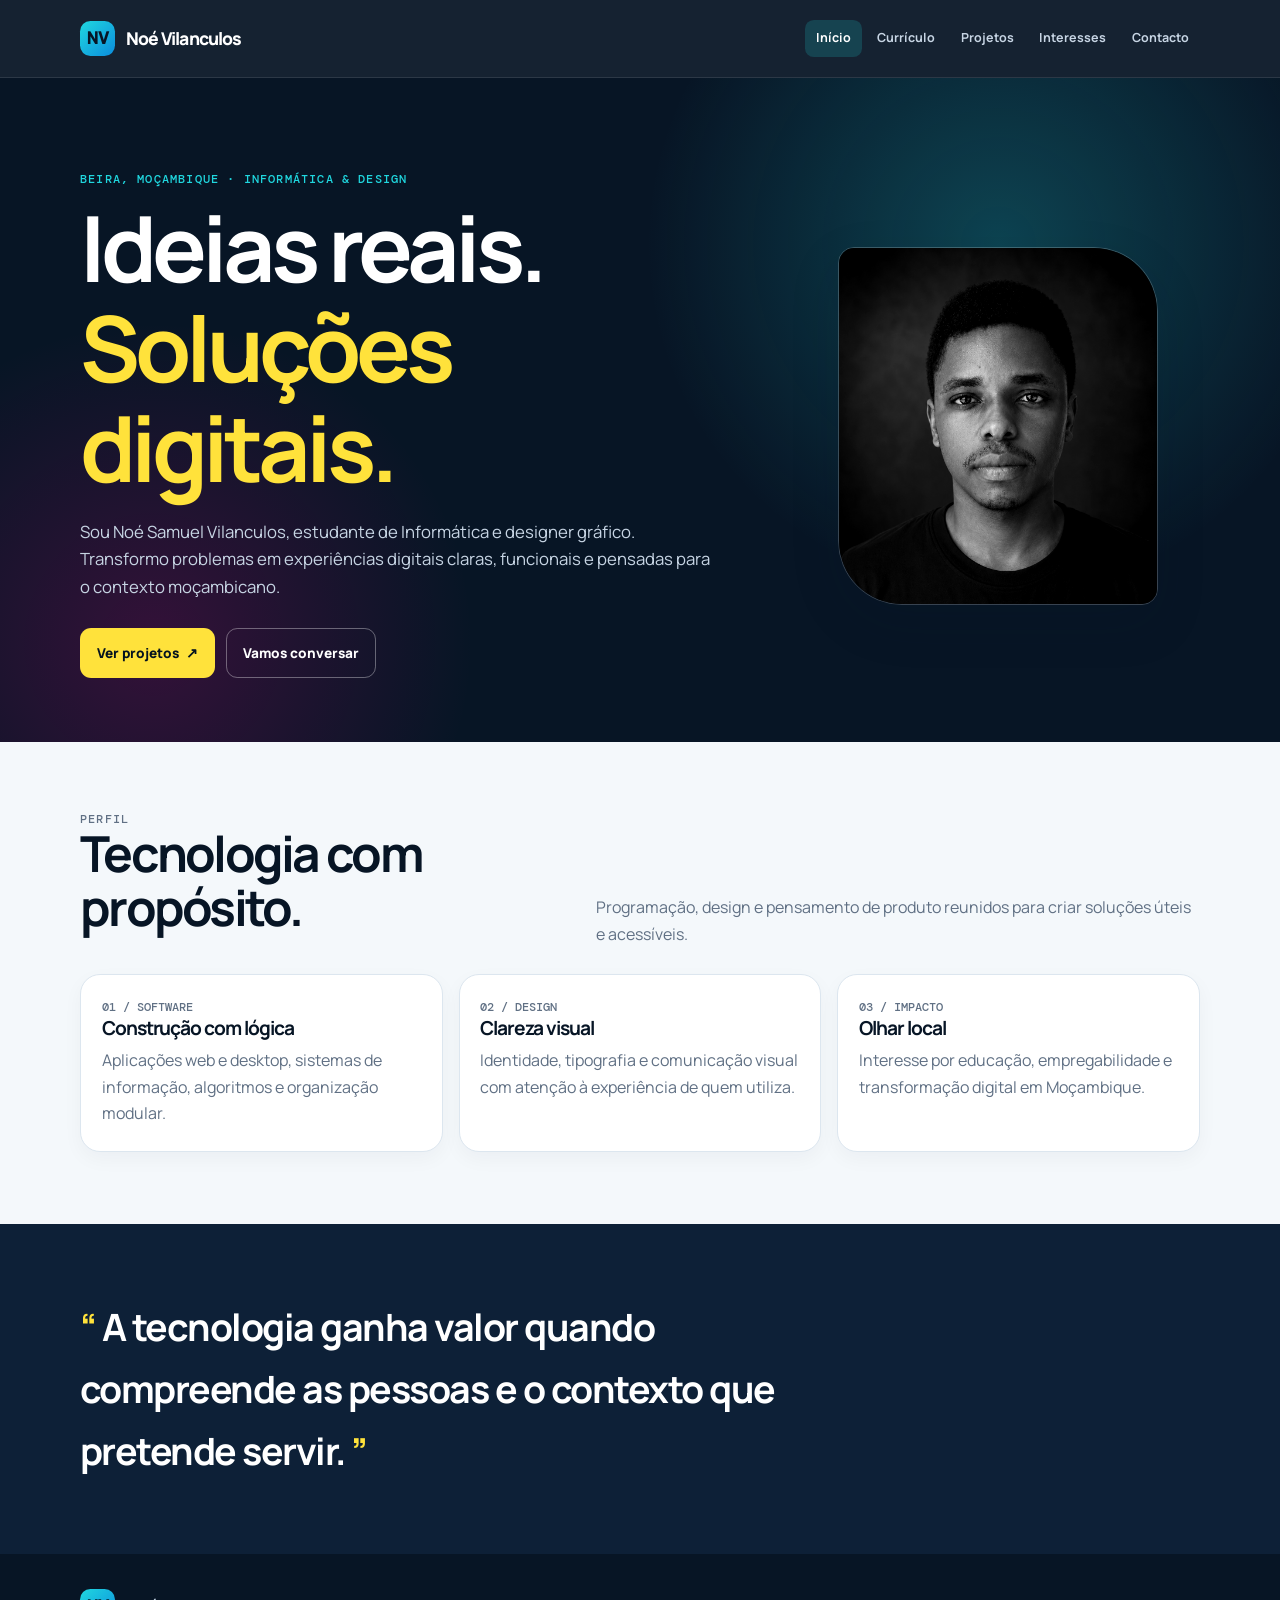
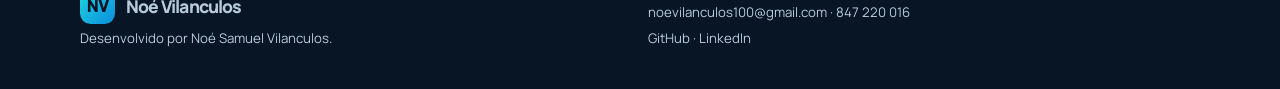
<file: Index.html>
<!doctype html>
<html lang="pt">
  <head>
    <meta charset="utf-8" />
    <meta name="viewport" content="width=device-width, initial-scale=1" />
    <meta
      name="description"
      content="Portfólio de Noé Samuel Vilanculos, estudante de Informática e designer gráfico."
    />
    <title>Noé Samuel Vilanculos | Portfólio</title>
    <link rel="stylesheet" href="css/estilo.css" />
    <link rel="stylesheet" href="css/responsivo.css" />
  </head>
  <body id="top">
    <header class="site-header">
      <div class="container header-inner">
        <a class="brand" href="index.html"
          ><span class="brand-mark">NV</span> Noé Vilanculos</a
        >
        <nav class="site-nav" aria-label="Navegação principal">
          <a class="active" href="index.html">Início</a
          ><a href="about.html">Currículo</a
          ><a href="portfolio.html">Projetos</a
          ><a href="hobbies.html">Interesses</a
          ><a href="contact.html">Contacto</a>
        </nav>
      </div>
    </header>
    <main>
      <section class="hero">
        <div class="container hero-grid">
          <div>
            <p class="eyebrow">Beira, Moçambique · Informática & Design</p>
            <h1>
              Ideias reais. <span class="accent">Soluções digitais.</span>
            </h1>
            <p class="hero-copy">
              Sou Noé Samuel Vilanculos, estudante de Informática e designer
              gráfico. Transformo problemas em experiências digitais claras,
              funcionais e pensadas para o contexto moçambicano.
            </p>
            <div class="actions">
              <a class="button primary" href="portfolio.html"
                >Ver projetos <span aria-hidden="true">↗</span></a
              ><a class="button ghost" href="contact.html">Vamos conversar</a>
            </div>
          </div>
          <figure class="portrait">
            <img
              src="assets/img/noe-vilanculos.png"
              width="1152"
              height="1536"
              alt="Retrato a preto e branco de Noé Samuel Vilanculos"
            />
            <figcaption hidden>Retrato de Noé Samuel Vilanculos.</figcaption>
          </figure>
        </div>
      </section>
      <section class="section">
        <div class="container">
          <header class="section-head">
            <div>
              <p class="eyebrow">Perfil</p>
              <h2>Tecnologia com propósito.</h2>
            </div>
            <p>
              Programação, design e pensamento de produto reunidos para criar
              soluções úteis e acessíveis.
            </p>
          </header>
          <div class="cards">
            <article class="card">
              <p class="number">01 / SOFTWARE</p>
              <h3>Construção com lógica</h3>
              <p>
                Aplicações web e desktop, sistemas de informação, algoritmos e
                organização modular.
              </p>
            </article>
            <article class="card">
              <p class="number">02 / DESIGN</p>
              <h3>Clareza visual</h3>
              <p>
                Identidade, tipografia e comunicação visual com atenção à
                experiência de quem utiliza.
              </p>
            </article>
            <article class="card">
              <p class="number">03 / IMPACTO</p>
              <h3>Olhar local</h3>
              <p>
                Interesse por educação, empregabilidade e transformação digital
                em Moçambique.
              </p>
            </article>
          </div>
        </div>
      </section>
      <section class="section dark">
        <div class="container">
          <p class="quote">
            A tecnologia ganha valor quando compreende as pessoas e o contexto
            que pretende servir.
          </p>
        </div>
      </section>
    </main>
    <footer class="site-footer">
      <div class="container footer-grid">
        <div>
          <a class="brand" href="index.html"
            ><span class="brand-mark">NV</span> Noé Vilanculos</a
          >
          <p>Desenvolvido por Noé Samuel Vilanculos.</p>
        </div>
        <div>
          <p>
            <a href="mailto:noevilanculos100@gmail.com"
              >noevilanculos100@gmail.com</a
            >
            · 847 220 016
          </p>
          <p>
            <a href="https://github.com/noevilanculos-code">GitHub</a> ·
            <a
              href="https://linkedin.com/in/no%C3%A9-samuel-vilanculos-046a79372"
              >LinkedIn</a
            >
          </p>
        </div>
      </div>
    </footer>
  </body>
</html>
</file>
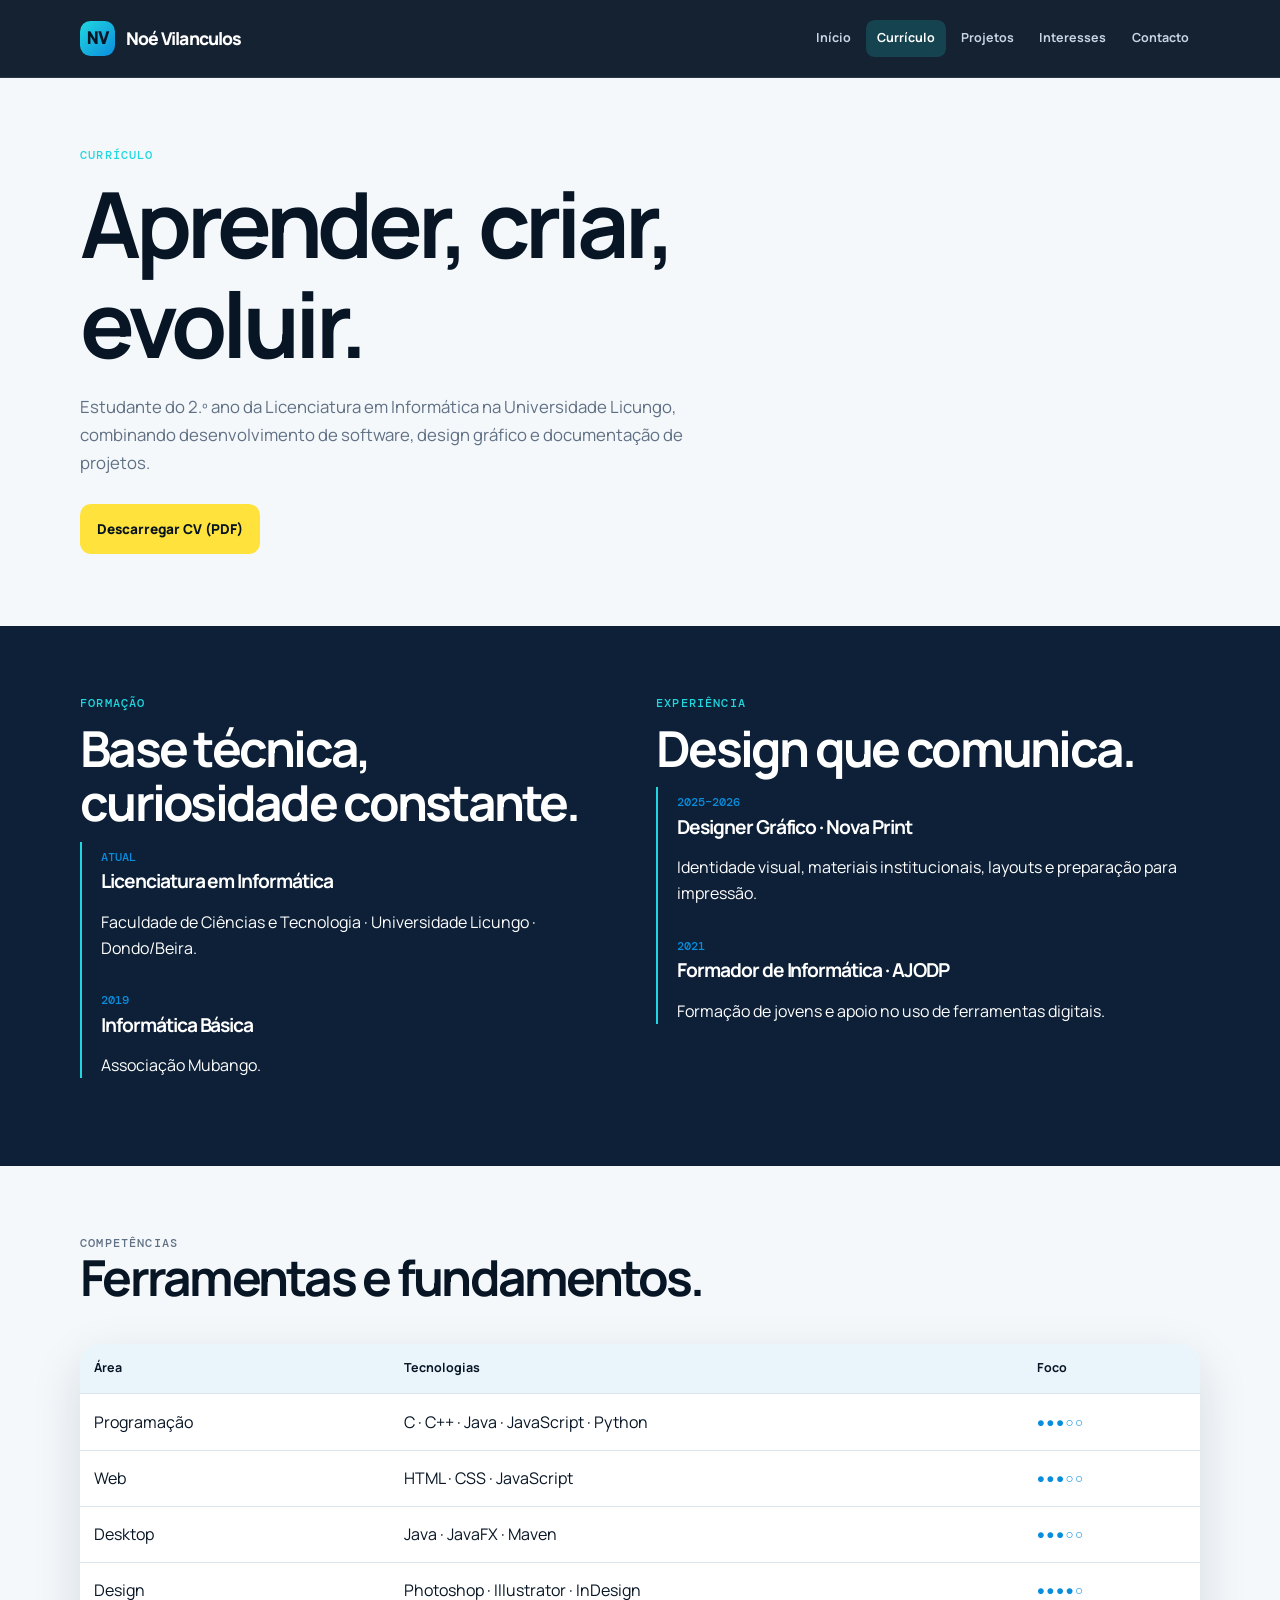
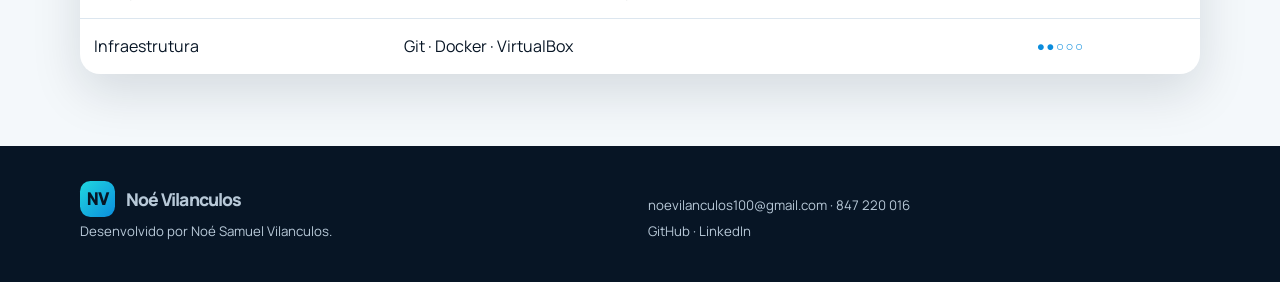
<file: about.html>
<!doctype html>
<html lang="pt">
  <head>
    <meta charset="utf-8" />
    <meta name="viewport" content="width=device-width, initial-scale=1" />
    <meta name="description" content="Currículo de Noé Samuel Vilanculos." />
    <title>Currículo | Noé Vilanculos</title>
    <link rel="stylesheet" href="css/estilo.css" />
    <link rel="stylesheet" href="css/responsivo.css" />
  </head>
  <body id="top">
    <header class="site-header">
      <div class="container header-inner">
        <a class="brand" href="index.html"
          ><span class="brand-mark">NV</span> Noé Vilanculos</a
        >
        <nav class="site-nav" aria-label="Navegação principal">
          <a href="index.html">Início</a
          ><a class="active" href="about.html">Currículo</a
          ><a href="portfolio.html">Projetos</a
          ><a href="hobbies.html">Interesses</a
          ><a href="contact.html">Contacto</a>
        </nav>
      </div>
    </header>
    <main>
      <section class="section">
        <div class="container">
          <p class="eyebrow">Currículo</p>
          <h1>Aprender, criar, evoluir.</h1>
          <p class="hero-copy intro-copy">
            Estudante do 2.º ano da Licenciatura em Informática na Universidade
            Licungo, combinando desenvolvimento de software, design gráfico e
            documentação de projetos.
          </p>
          <div class="actions">
            <a
              class="button primary"
              href="assets/ficheiros/CV-Noe-Vilanculos.pdf"
              download
              >Descarregar CV (PDF)</a
            >
          </div>
        </div>
      </section>
      <section class="section dark">
        <div class="container split">
          <div>
            <p class="eyebrow">Formação</p>
            <h2>Base técnica, curiosidade constante.</h2>
            <div class="timeline">
              <article>
                <time>ATUAL</time>
                <h3>Licenciatura em Informática</h3>
                <p>
                  Faculdade de Ciências e Tecnologia · Universidade Licungo ·
                  Dondo/Beira.
                </p>
              </article>
              <article>
                <time>2019</time>
                <h3>Informática Básica</h3>
                <p>Associação Mubango.</p>
              </article>
            </div>
          </div>
          <div>
            <p class="eyebrow">Experiência</p>
            <h2>Design que comunica.</h2>
            <div class="timeline">
              <article>
                <time>2025–2026</time>
                <h3>Designer Gráfico · Nova Print</h3>
                <p>
                  Identidade visual, materiais institucionais, layouts e
                  preparação para impressão.
                </p>
              </article>
              <article>
                <time>2021</time>
                <h3>Formador de Informática · AJODP</h3>
                <p>
                  Formação de jovens e apoio no uso de ferramentas digitais.
                </p>
              </article>
            </div>
          </div>
        </div>
      </section>
      <section class="section">
        <div class="container">
          <header class="section-head">
            <div>
              <p class="eyebrow">Competências</p>
              <h2>Ferramentas e fundamentos.</h2>
            </div>
          </header>
          <table class="skill-table">
            <thead>
              <tr>
                <th scope="col">Área</th>
                <th scope="col">Tecnologias</th>
                <th scope="col">Foco</th>
              </tr>
            </thead>
            <tbody>
              <tr>
                <td>Programação</td>
                <td>C · C++ · Java · JavaScript · Python</td>
                <td class="level">●●●○○</td>
              </tr>
              <tr>
                <td>Web</td>
                <td>HTML · CSS · JavaScript</td>
                <td class="level">●●●○○</td>
              </tr>
              <tr>
                <td>Desktop</td>
                <td>Java · JavaFX · Maven</td>
                <td class="level">●●●○○</td>
              </tr>
              <tr>
                <td>Design</td>
                <td>Photoshop · Illustrator · InDesign</td>
                <td class="level">●●●●○</td>
              </tr>
              <tr>
                <td>Infraestrutura</td>
                <td>Git · Docker · VirtualBox</td>
                <td class="level">●●○○○</td>
              </tr>
            </tbody>
          </table>
        </div>
      </section>
    </main>
    <footer class="site-footer">
      <div class="container footer-grid">
        <div>
          <a class="brand" href="index.html"
            ><span class="brand-mark">NV</span> Noé Vilanculos</a
          >
          <p>Desenvolvido por Noé Samuel Vilanculos.</p>
        </div>
        <div>
          <p>
            <a href="mailto:noevilanculos100@gmail.com"
              >noevilanculos100@gmail.com</a
            >
            · 847 220 016
          </p>
          <p>
            <a href="https://github.com/noevilanculos-code">GitHub</a> ·
            <a
              href="https://linkedin.com/in/no%C3%A9-samuel-vilanculos-046a79372"
              >LinkedIn</a
            >
          </p>
        </div>
      </div>
    </footer>
  </body>
</html>
</file>
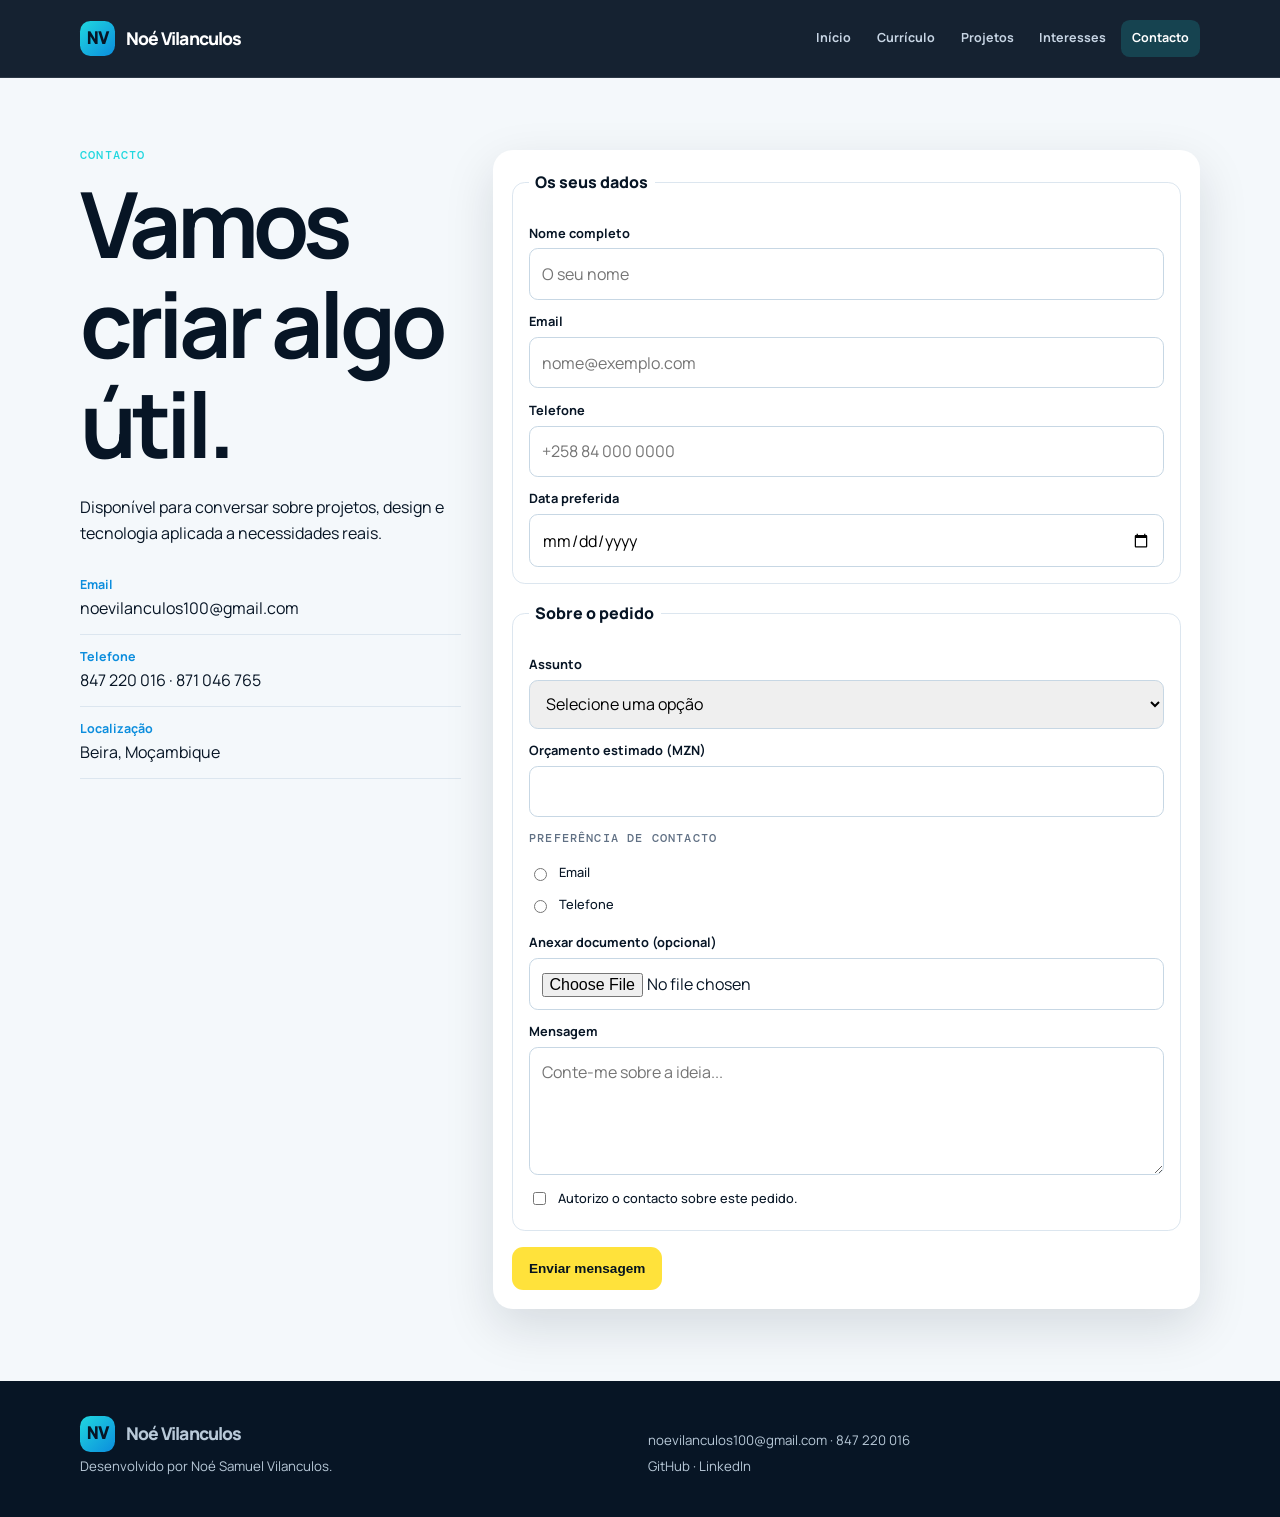
<file: contact.html>
<!doctype html>
<html lang="pt">
  <head>
    <meta charset="utf-8" />
    <meta name="viewport" content="width=device-width, initial-scale=1" />
    <meta name="description" content="Contacte Noé Samuel Vilanculos." />
    <title>Contacto | Noé Vilanculos</title>
    <link rel="stylesheet" href="css/estilo.css" />
    <link rel="stylesheet" href="css/responsivo.css" />
  </head>
  <body id="top">
    <header class="site-header">
      <div class="container header-inner">
        <a class="brand" href="index.html"
          ><span class="brand-mark">NV</span> Noé Vilanculos</a
        >
        <nav class="site-nav" aria-label="Navegação principal">
          <a href="index.html">Início</a><a href="about.html">Currículo</a
          ><a href="portfolio.html">Projetos</a
          ><a href="hobbies.html">Interesses</a
          ><a class="active" href="contact.html">Contacto</a>
        </nav>
      </div>
    </header>
    <main>
      <section class="section">
        <div class="container contact-grid">
          <aside>
            <p class="eyebrow">Contacto</p>
            <h1>Vamos criar algo útil.</h1>
            <p>
              Disponível para conversar sobre projetos, design e tecnologia
              aplicada a necessidades reais.
            </p>
            <ul class="contact-list">
              <li>
                <strong>Email</strong
                ><a href="mailto:noevilanculos100@gmail.com"
                  >noevilanculos100@gmail.com</a
                >
              </li>
              <li><strong>Telefone</strong>847 220 016 · 871 046 765</li>
              <li><strong>Localização</strong>Beira, Moçambique</li>
            </ul>
          </aside>
          <form action="#enviado" method="get">
            <fieldset>
              <legend>Os seus dados</legend>
              <label for="nome">Nome completo</label
              ><input
                id="nome"
                name="nome"
                type="text"
                required
                minlength="3"
                maxlength="80"
                placeholder="O seu nome"
              /><label for="email">Email</label
              ><input
                id="email"
                name="email"
                type="email"
                required
                placeholder="nome@exemplo.com"
              /><label for="telefone">Telefone</label
              ><input
                id="telefone"
                name="telefone"
                type="tel"
                required
                pattern="[0-9+ ]{9,16}"
                placeholder="+258 84 000 0000"
              /><label for="data">Data preferida</label
              ><input id="data" name="data" type="date" />
            </fieldset>
            <fieldset>
              <legend>Sobre o pedido</legend>
              <label for="assunto">Assunto</label
              ><select id="assunto" name="assunto" required>
                <option value="">Selecione uma opção</option>
                <option>Projeto web</option>
                <option>Design gráfico</option>
                <option>Colaboração</option>
                <option>Outro</option></select
              ><label for="orcamento">Orçamento estimado (MZN)</label
              ><input
                id="orcamento"
                name="orcamento"
                type="number"
                min="0"
                max="10000000"
                step="500"
              />
              <p class="eyebrow subeyebrow">Preferência de contacto</p>
              <div class="choice">
                <input
                  id="email-pref"
                  name="preferencia"
                  type="radio"
                  value="email"
                  required
                /><label for="email-pref">Email</label>
              </div>
              <div class="choice">
                <input
                  id="tel-pref"
                  name="preferencia"
                  type="radio"
                  value="telefone"
                /><label for="tel-pref">Telefone</label>
              </div>
              <label for="ficheiro">Anexar documento (opcional)</label
              ><input
                id="ficheiro"
                name="ficheiro"
                type="file"
                accept=".pdf,.doc,.docx"
              /><label for="mensagem">Mensagem</label
              ><textarea
                id="mensagem"
                name="mensagem"
                required
                minlength="20"
                maxlength="1500"
                placeholder="Conte-me sobre a ideia..."
              ></textarea>
              <div class="choice">
                <input
                  id="consentimento"
                  name="consentimento"
                  type="checkbox"
                  required
                /><label for="consentimento"
                  >Autorizo o contacto sobre este pedido.</label
                >
              </div>
            </fieldset>
            <button class="button primary" type="submit">
              Enviar mensagem
            </button>
            <p id="enviado" class="notice" hidden>Mensagem preparada.</p>
          </form>
        </div>
      </section>
    </main>
    <footer class="site-footer">
      <div class="container footer-grid">
        <div>
          <a class="brand" href="index.html"
            ><span class="brand-mark">NV</span> Noé Vilanculos</a
          >
          <p>Desenvolvido por Noé Samuel Vilanculos.</p>
        </div>
        <div>
          <p>
            <a href="mailto:noevilanculos100@gmail.com"
              >noevilanculos100@gmail.com</a
            >
            · 847 220 016
          </p>
          <p>
            <a href="https://github.com/noevilanculos-code">GitHub</a> ·
            <a
              href="https://linkedin.com/in/no%C3%A9-samuel-vilanculos-046a79372"
              >LinkedIn</a
            >
          </p>
        </div>
      </div>
    </footer>
  </body>
</html>
</file>
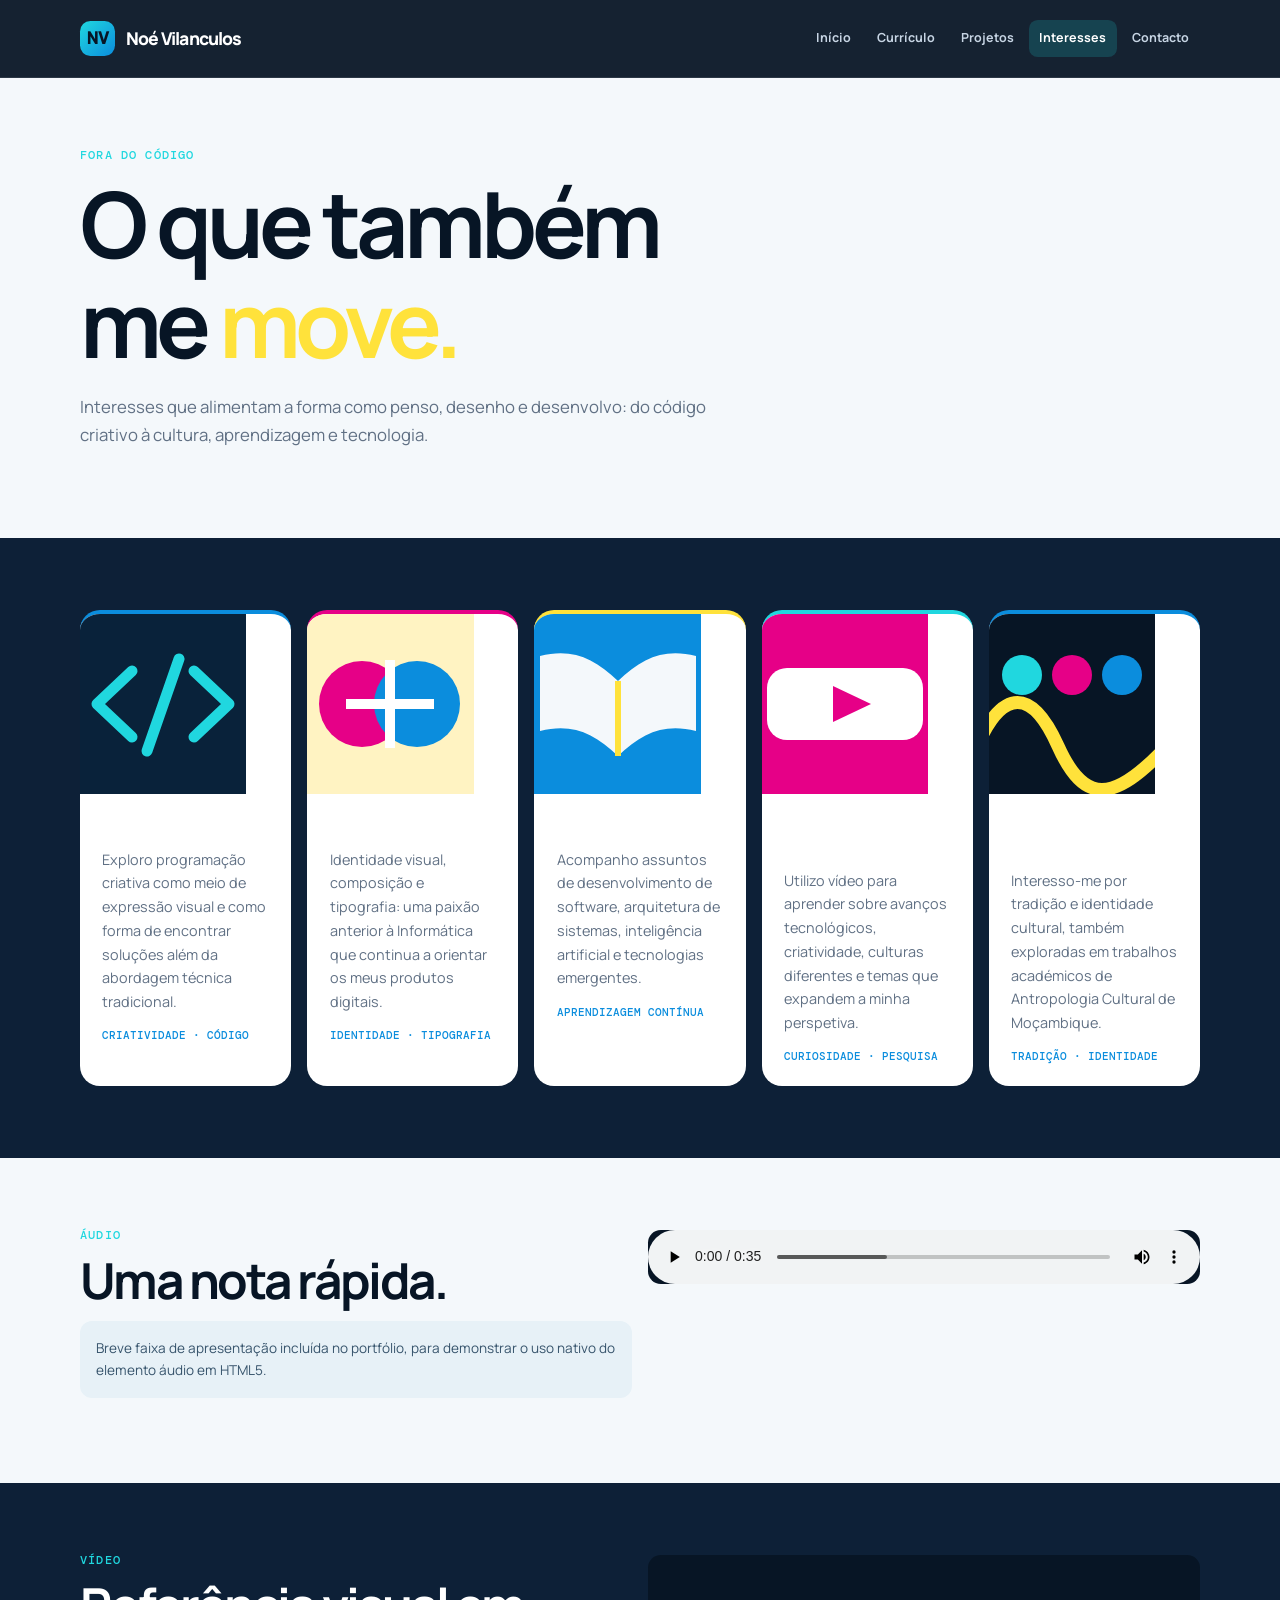
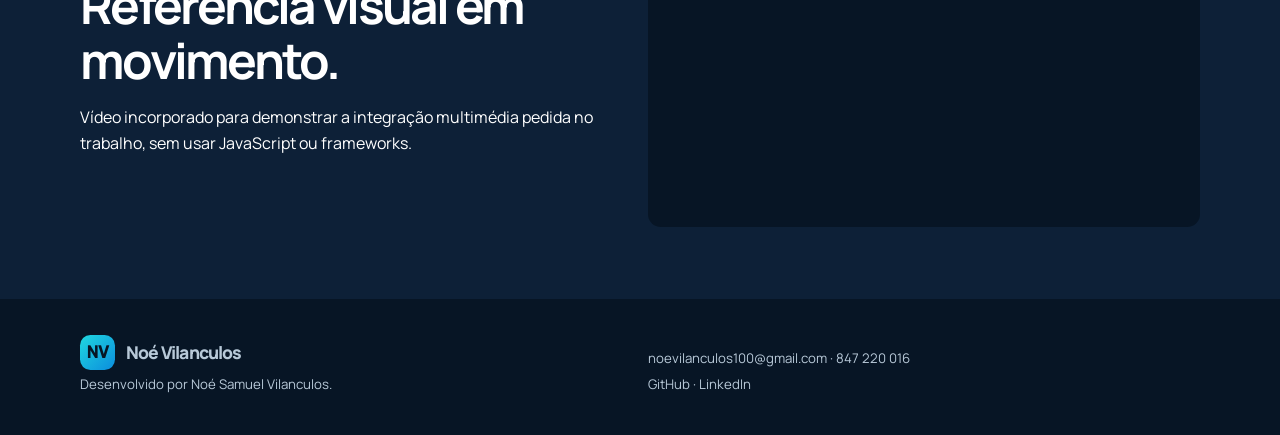
<file: hobbies.html>
<!doctype html>
<html lang="pt">
  <head>
    <meta charset="utf-8" />
    <meta name="viewport" content="width=device-width, initial-scale=1" />
    <meta name="description" content="Interesses de Noé Samuel Vilanculos." />
    <title>Interesses | Noé Vilanculos</title>
    <link rel="stylesheet" href="css/estilo.css" />
    <link rel="stylesheet" href="css/responsivo.css" />
    <link rel="stylesheet" href="css/melhorias.css" />
  </head>
  <body id="top">
    <header class="site-header">
      <div class="container header-inner">
        <a class="brand" href="index.html"
          ><span class="brand-mark">NV</span> Noé Vilanculos</a
        >
        <nav class="site-nav" aria-label="Navegação principal">
          <a href="index.html">Início</a><a href="about.html">Currículo</a
          ><a href="portfolio.html">Projetos</a
          ><a class="active" href="hobbies.html">Interesses</a
          ><a href="contact.html">Contacto</a>
        </nav>
      </div>
    </header>
    <main>
      <section class="section">
        <div class="container">
          <p class="eyebrow">Fora do código</p>
          <h1>O que também me <span class="accent">move.</span></h1>
          <p class="hero-copy intro-copy">
            Interesses que alimentam a forma como penso, desenho e desenvolvo:
            do código criativo à cultura, aprendizagem e tecnologia.
          </p>
        </div>
      </section>
      <section class="section dark">
        <div class="container">
          <div class="hobby-flex">
            <article class="hobby">
              <img
                src="assets/img/hobby-code.svg"
                width="240"
                height="180"
                alt="Ilustração de símbolos de programação criativa"
              />
              <h3>Code as Art</h3>
              <p>
                Exploro programação criativa como meio de expressão visual e
                como forma de encontrar soluções além da abordagem técnica
                tradicional.
              </p>
              <small>CRIATIVIDADE · CÓDIGO</small>
            </article>
            <article class="hobby">
              <img
                src="assets/img/hobby-design.svg"
                width="240"
                height="180"
                alt="Ilustração colorida de composição gráfica"
              />
              <h3>Design Gráfico</h3>
              <p>
                Identidade visual, composição e tipografia: uma paixão anterior
                à Informática que continua a orientar os meus produtos digitais.
              </p>
              <small>IDENTIDADE · TIPOGRAFIA</small>
            </article>
            <article class="hobby">
              <img
                src="assets/img/hobby-leitura.svg"
                width="240"
                height="180"
                alt="Ilustração de um livro aberto"
              />
              <h3>Leitura Técnica</h3>
              <p>
                Acompanho assuntos de desenvolvimento de software, arquitetura
                de sistemas, inteligência artificial e tecnologias emergentes.
              </p>
              <small>APRENDIZAGEM CONTÍNUA</small>
            </article>
            <article class="hobby">
              <img
                src="assets/img/hobby-youtube.svg"
                width="240"
                height="180"
                alt="Ilustração do símbolo de reprodução de vídeo"
              />
              <h3>YouTube & aprendizagem</h3>
              <p>
                Utilizo vídeo para aprender sobre avanços tecnológicos,
                criatividade, culturas diferentes e temas que expandem a minha
                perspetiva.
              </p>
              <small>CURIOSIDADE · PESQUISA</small>
            </article>
            <article class="hobby">
              <img
                src="assets/img/hobby-cultura.svg"
                width="240"
                height="180"
                alt="Ilustração abstrata da cultura moçambicana"
              />
              <h3>Cultura Moçambicana</h3>
              <p>
                Interesso-me por tradição e identidade cultural, também
                exploradas em trabalhos académicos de Antropologia Cultural de
                Moçambique.
              </p>
              <small>TRADIÇÃO · IDENTIDADE</small>
            </article>
          </div>
        </div>
      </section>
      <section class="section">
        <div class="container media-block">
          <div>
            <p class="eyebrow">Áudio</p>
            <h2>Uma nota rápida.</h2>
            <p class="notice">
              Breve faixa de apresentação incluída no portfólio, para demonstrar
              o uso nativo do elemento áudio em HTML5.
            </p>
          </div>
          <audio controls preload="metadata">
            <source src="assets/audio/apresentacao-noe.wav" type="audio/wav" />
            O seu navegador não suporta áudio HTML5.
          </audio>
        </div>
      </section>
    </main>
    <section class="section dark">
      <div class="container media-block">
        <div>
          <p class="eyebrow">Vídeo</p>
          <h2>Referência visual em movimento.</h2>
          <p>
            Vídeo incorporado para demonstrar a integração multimédia pedida no
            trabalho, sem usar JavaScript ou frameworks.
          </p>
        </div>
        
        <iframe
  class="video-frame"
  src="https://www.youtube.com/embed/aqz-KE-bpKQ?si=aDk5lMSK1dPpZ080"
  title="Demonstração de vídeo incorporado"
  allow="
    accelerometer;
    autoplay;
    clipboard-write;
    encrypted-media;
    gyroscope;
    picture-in-picture;
  "
  allowfullscreen>
</iframe>


      </div>
    </section>

    <footer class="site-footer">
      <div class="container footer-grid">
        <div>
          <a class="brand" href="index.html"
            ><span class="brand-mark">NV</span> Noé Vilanculos</a
          >
          <p>Desenvolvido por Noé Samuel Vilanculos.</p>
        </div>
        <div>
          <p>
            <a href="mailto:noevilanculos100@gmail.com"
              >noevilanculos100@gmail.com</a
            >
            · 847 220 016
          </p>
          <p>
            <a href="https://github.com/noevilanculos-code">GitHub</a> ·
            <a
              href="https://linkedin.com/in/no%C3%A9-samuel-vilanculos-046a79372"
              >LinkedIn</a>
          </p>
        </div>
      </div>
    </footer>
  </body>
</html>
</file>
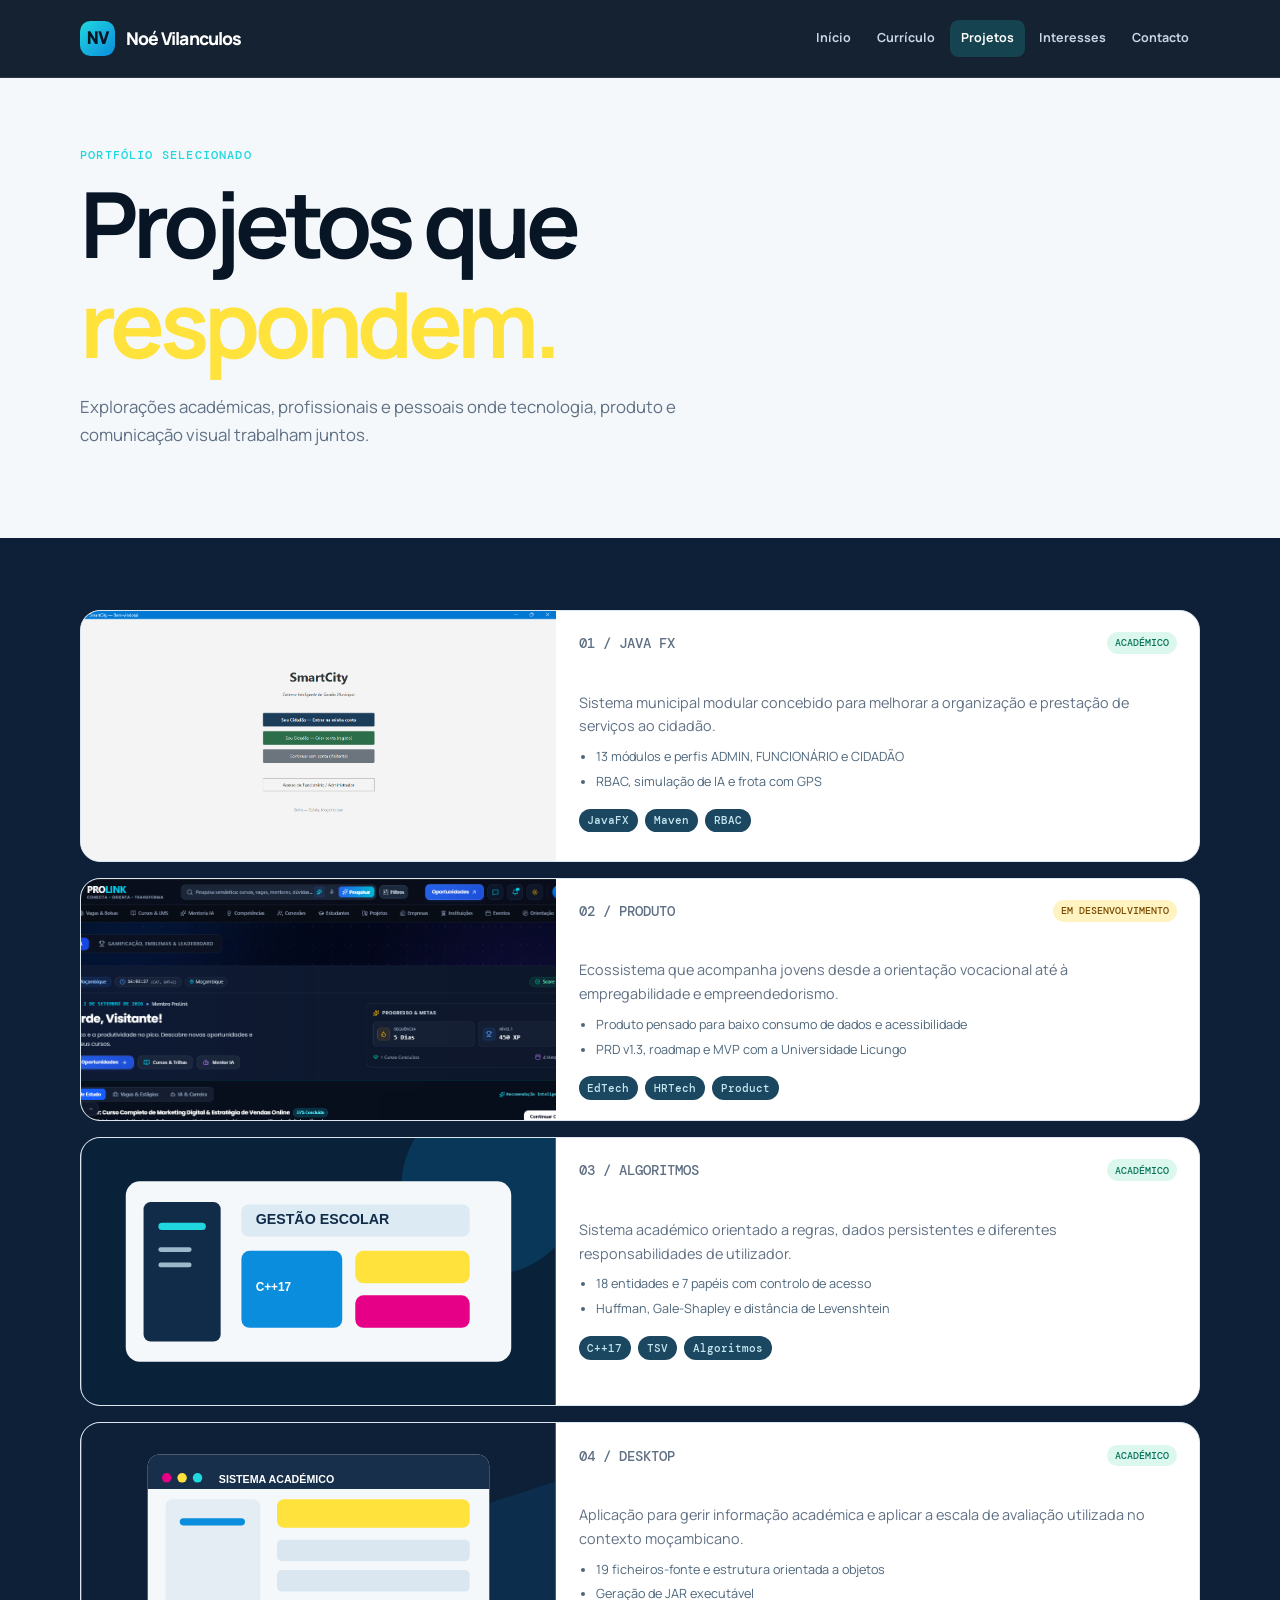
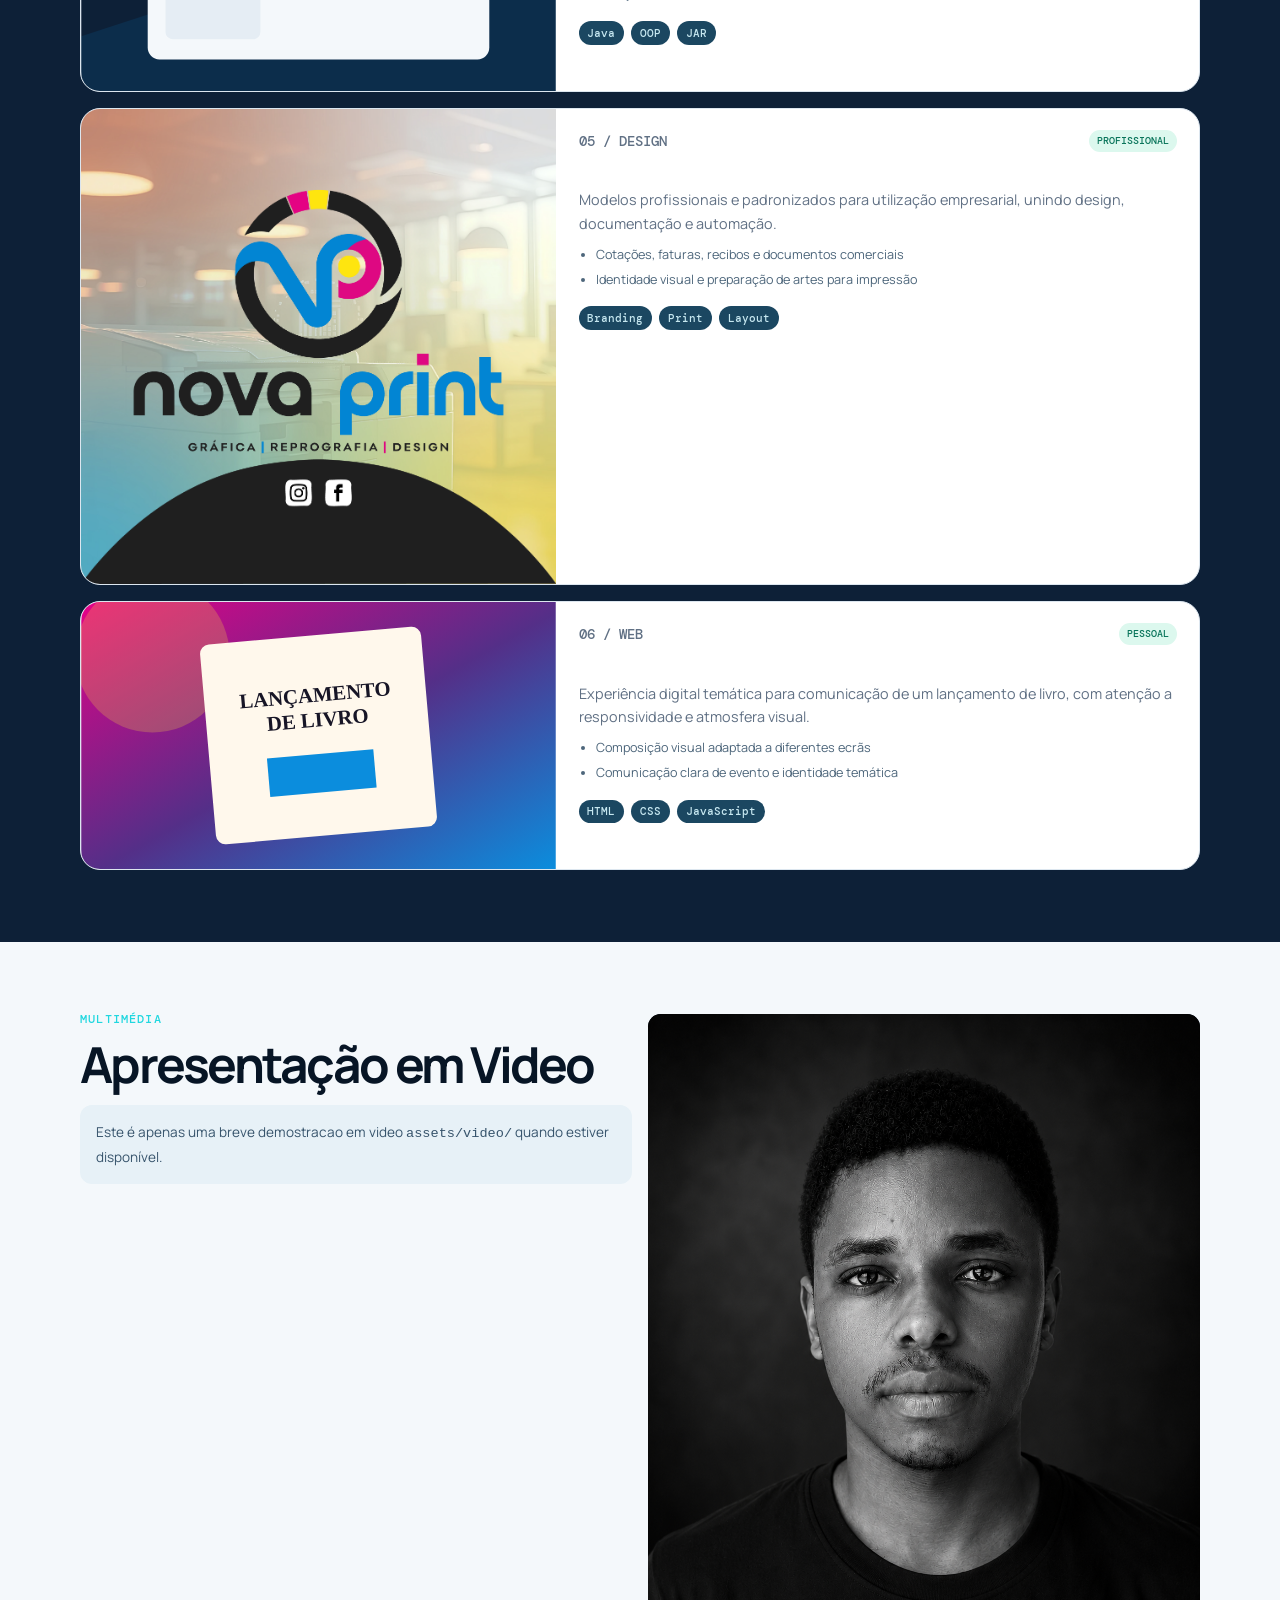
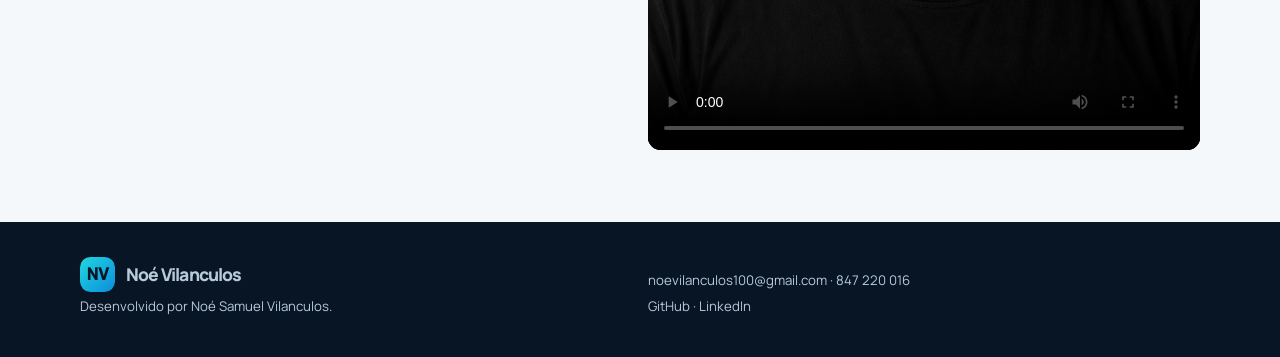
<file: portfolio.html>
<!doctype html>
<html lang="pt">
  <head>
    <meta charset="utf-8" />
    <meta name="viewport" content="width=device-width, initial-scale=1" />
    <meta name="description" content="Projetos de Noé Samuel Vilanculos." />
    <title>Projetos | Noé Vilanculos</title>
    <link rel="stylesheet" href="css/estilo.css" />
    <link rel="stylesheet" href="css/responsivo.css" />
    <link rel="stylesheet" href="css/melhorias.css" />
  </head>

  <body id="top">
    <header class="site-header">
      <div class="container header-inner">
        <a class="brand" href="index.html">
          <span class="brand-mark">NV</span> Noé Vilanculos
        </a>

        <nav class="site-nav" aria-label="Navegação principal">
          <a href="index.html">Início</a>
          <a href="about.html">Currículo</a>
          <a class="active" href="portfolio.html">Projetos</a
          ><a href="hobbies.html">Interesses</a
          ><a href="contact.html">Contacto</a>
        </nav>
      </div>
    </header>
    <main>
      <section class="section">
        <div class="container">
          <p class="eyebrow">Portfólio selecionado</p>
          <h1>Projetos que <span class="accent">respondem.</span></h1>
          <p class="hero-copy intro-copy">
            Explorações académicas, profissionais e pessoais onde tecnologia,
            produto e comunicação visual trabalham juntos.
          </p>
        </div>
      </section>
      <section class="section dark">
        <div class="container">
          <div class="project-grid">
            <article class="project-card">
              <figure>
                <img
                  src="assets/img/smartcity.png"
                  width="1365"
                  height="720"
                  alt="Ecrã de boas-vindas da aplicação desktop SmartCity"
                />
                <figcaption>
                  SmartCity · Aplicação desktop para a Beira
                </figcaption>
              </figure>
              <div>
                <div class="project-meta">
                  <p class="number">01 / JAVA FX</p>
                  <span class="status">ACADÉMICO</span>
                </div>
                <h3>SmartCity</h3>
                <p>
                  Sistema municipal modular concebido para melhorar a
                  organização e prestação de serviços ao cidadão.
                </p>
                <ul class="project-features">
                  <li>13 módulos e perfis ADMIN, FUNCIONÁRIO e CIDADÃO</li>
                  <li>RBAC, simulação de IA e frota com GPS</li>
                </ul>
                <div class="tags">
                  <span class="tag">JavaFX</span><span class="tag">Maven</span
                  ><span class="tag">RBAC</span>
                </div>
              </div>
            </article>
            <article class="project-card">
              <figure>
                <img
                  src="assets/img/prolink.png"
                  width="1365"
                  height="554"
                  alt="Painel escuro da plataforma ProLink"
                />
                <figcaption>ProLink · Plataforma EdTech & HRTech</figcaption>
              </figure>
              <div>
                <div class="project-meta">
                  <p class="number">02 / PRODUTO</p>
                  <span class="status building">EM DESENVOLVIMENTO</span>
                </div>
                <h3>ProLink</h3>
                <p>
                  Ecossistema que acompanha jovens desde a orientação vocacional
                  até à empregabilidade e empreendedorismo.
                </p>
                <ul class="project-features">
                  <li>
                    Produto pensado para baixo consumo de dados e acessibilidade
                  </li>
                  <li>PRD v1.3, roadmap e MVP com a Universidade Licungo</li>
                </ul>
                <div class="tags">
                  <span class="tag">EdTech</span><span class="tag">HRTech</span
                  ><span class="tag">Product</span>
                </div>
              </div>
            </article>
            <article class="project-card">
              <figure>
                <img
                  src="assets/img/school-system.svg"
                  width="800"
                  height="450"
                  alt="Ilustração da interface do sistema de gestão escolar em C++"
                />
                <figcaption>Sistema de Gestão Escolar · C++17</figcaption>
              </figure>
              <div>
                <div class="project-meta">
                  <p class="number">03 / ALGORITMOS</p>
                  <span class="status">ACADÉMICO</span>
                </div>
                <h3>Gestão Escolar em C++</h3>
                <p>
                  Sistema académico orientado a regras, dados persistentes e
                  diferentes responsabilidades de utilizador.
                </p>
                <ul class="project-features">
                  <li>18 entidades e 7 papéis com controlo de acesso</li>
                  <li>Huffman, Gale-Shapley e distância de Levenshtein</li>
                </ul>
                <div class="tags">
                  <span class="tag">C++17</span><span class="tag">TSV</span
                  ><span class="tag">Algoritmos</span>
                </div>
              </div>
            </article>
            <article class="project-card">
              <figure>
                <img
                  src="assets/img/java-school.svg"
                  width="800"
                  height="450"
                  alt="Ilustração de uma aplicação de sistema académico em Java"
                />
                <figcaption>
                  Sistema de Gestão Escolar · Aplicação Java
                </figcaption>
              </figure>
              <div>
                <div class="project-meta">
                  <p class="number">04 / DESKTOP</p>
                  <span class="status">ACADÉMICO</span>
                </div>
                <h3>Gestão Escolar em Java</h3>
                <p>
                  Aplicação para gerir informação académica e aplicar a escala
                  de avaliação utilizada no contexto moçambicano.
                </p>
                <ul class="project-features">
                  <li>19 ficheiros-fonte e estrutura orientada a objetos</li>
                  <li>Geração de JAR executável</li>
                </ul>
                <div class="tags">
                  <span class="tag">Java</span><span class="tag">OOP</span
                  ><span class="tag">JAR</span>
                </div>
              </div>
            </article>
            <article class="project-card">
              <figure>
                <img
                  src="assets/img/nova-print.jpg"
                  width="1600"
                  height="1600"
                  alt="Identidade visual Nova Print com logótipo colorido"
                />
                <figcaption>
                  Nova Print · Design, gráfica e reprografia
                </figcaption>
              </figure>
              <div>
                <div class="project-meta">
                  <p class="number">05 / DESIGN</p>
                  <span class="status">PROFISSIONAL</span>
                </div>
                <h3>Nova Print</h3>
                <p>
                  Modelos profissionais e padronizados para utilização
                  empresarial, unindo design, documentação e automação.
                </p>
                <ul class="project-features">
                  <li>Cotações, faturas, recibos e documentos comerciais</li>
                  <li>
                    Identidade visual e preparação de artes para impressão
                  </li>
                </ul>
                <div class="tags">
                  <span class="tag">Branding</span><span class="tag">Print</span
                  ><span class="tag">Layout</span>
                </div>
              </div>
            </article>
            <article class="project-card">
              <figure>
                <img
                  src="assets/img/invite-web.svg"
                  width="800"
                  height="450"
                  alt="Ilustração de um convite digital para lançamento de livro"
                />
                <figcaption>Convite Web · Lançamento de livro</figcaption>
              </figure>
              <div>
                <div class="project-meta">
                  <p class="number">06 / WEB</p>
                  <span class="status">PESSOAL</span>
                </div>
                <h3>Convite Web</h3>
                <p>
                  Experiência digital temática para comunicação de um lançamento
                  de livro, com atenção a responsividade e atmosfera visual.
                </p>
                <ul class="project-features">
                  <li>Composição visual adaptada a diferentes ecrãs</li>
                  <li>Comunicação clara de evento e identidade temática</li>
                </ul>
                <div class="tags">
                  <span class="tag">HTML</span><span class="tag">CSS</span
                  ><span class="tag">JavaScript</span>
                </div>
              </div>
            </article>
          </div>
        </div>
      </section>
      <section class="section">
        <div class="container media-block">
          <div>
            <p class="eyebrow">Multimédia</p>
            <h2>Apresentação em Video </h2>
            <p class="notice">
              Este é apenas uma breve demostracao em video <code>assets/video/</code> quando estiver disponível.
            </p>
          </div>
          <video controls poster="assets/img/noe-vilanculos.png">
            <source
              src="assets/video/apresentacao-noe.mp4"
              type="video/mp4"
            />
            O seu navegador não suporta vídeo HTML5.
          </video>
        </div>
      </section>
    </main>
    <footer class="site-footer">
      <div class="container footer-grid">
        <div>
          <a class="brand" href="index.html"
            ><span class="brand-mark">NV</span> Noé Vilanculos</a
          >
          <p>Desenvolvido por Noé Samuel Vilanculos.</p>
        </div>
        <div>
          <p>
            <a href="mailto:noevilanculos100@gmail.com"
              >noevilanculos100@gmail.com</a
            >
            · 847 220 016
          </p>
          <p>
            <a href="https://github.com/noevilanculos-code">GitHub</a> ·
            <a
              href="https://linkedin.com/in/no%C3%A9-samuel-vilanculos-046a79372"
              >LinkedIn</a
            >
          </p>
        </div>
      </div>
    </footer>
  </body>
</html>
</file>
<file: css/estilo.css>
@import url("https://fonts.googleapis.com/css2?family=DM+Mono:wght@400;500&family=Manrope:wght@400;500;600;700;800&display=swap");

:root {
  --ink: #071525;
  --panel: #0d2037;
  --blue: #0b8ddd;
  --cyan: #20d7df;
  --yellow: #ffe23b;
  --pink: #e60087;
  --paper: #f4f8fb;
  --muted: #607084;
  --line: #dce6ef;
  --radius: 1.25rem;
  --shadow: 0 18px 50px rgba(7, 21, 37, 0.13);
}
* {
  box-sizing: border-box;
}
html {
  scroll-behavior: smooth;
}
body {
  margin: 0;
  color: var(--ink);
  background: var(--paper);
  font:
    400 1rem/1.65 Manrope,
    Arial,
    sans-serif;
}
img {
  display: block;
  max-width: 100%;
}
a {
  color: inherit;
  text-decoration: none;
}
.container {
  width: min(1120px, calc(100% - 2rem));
  margin: auto;
}
.site-header {
  position: sticky;
  top: 0;
  z-index: 10;
  background: rgba(7, 21, 37, 0.94);
  backdrop-filter: blur(12px);
  color: #fff;
  border-bottom: 1px solid rgba(255, 255, 255, 0.1);
}
/* static stays in document flow; relative offsets itself; absolute/fixed leave flow; sticky flows then locks at its threshold. */
.header-inner {
  min-height: 4.8rem;
  display: flex;
  gap: 1rem;
  align-items: center;
  justify-content: space-between;
}
.brand {
  display: flex;
  align-items: center;
  gap: 0.65rem;
  font-weight: 800;
  letter-spacing: -0.05em;
  font-size: 1.1rem;
}
.brand-mark {
  display: grid;
  place-items: center;
  width: 2.2rem;
  height: 2.2rem;
  border-radius: 0.65rem;
  color: var(--ink);
  background: linear-gradient(135deg, var(--cyan), var(--blue));
  font-family: "DM Mono", monospace;
}
.site-nav {
  display: flex;
  overflow-x: auto;
  gap: 0.25rem;
  padding: 0.55rem 0;
}
.site-nav a {
  color: #c7d5e4;
  padding: 0.5rem 0.68rem;
  border-radius: 0.55rem;
  white-space: nowrap;
  font-size: 0.78rem;
  font-weight: 700;
  transition:
    background 0.2s,
    color 0.2s;
}
.site-nav a:hover,
.site-nav a:focus,
.site-nav a.active {
  color: #fff;
  background: rgba(32, 215, 223, 0.18);
  outline: none;
}
.hero {
  overflow: hidden;
  position: relative;
  background: var(--ink);
  color: #fff;
}
.hero::before {
  content: "";
  position: absolute;
  inset: 0;
  background:
    radial-gradient(
      circle at 78% 25%,
      rgba(32, 215, 223, 0.24),
      transparent 22rem
    ),
    radial-gradient(
      circle at 12% 85%,
      rgba(230, 0, 135, 0.2),
      transparent 20rem
    );
}
.hero-grid {
  position: relative;
  padding: 4.5rem 0 3rem;
  display: grid;
  gap: 2.5rem;
  align-items: center;
}
.eyebrow {
  margin: 0 0 0.7rem;
  font:
    500 0.74rem/1 "DM Mono",
    monospace;
  color: var(--cyan);
  text-transform: uppercase;
  letter-spacing: 0.1em;
}
h1,
h2,
h3 {
  line-height: 1.1;
  letter-spacing: -0.055em;
}
h1 {
  margin: 0.1rem 0 1.25rem;
  font-size: clamp(2.8rem, 9vw, 5.7rem);
  max-width: 11ch;
}
h2 {
  font-size: clamp(1.8rem, 5vw, 3.1rem);
  margin: 0 0 0.75rem;
}
h3 {
  font-size: 1.2rem;
  margin: 0.2rem 0 0.5rem;
}
.hero-copy {
  max-width: 40rem;
  color: #c7d5e4;
  font-size: 1.05rem;
}
.intro-copy {
  color: var(--muted);
}
.subeyebrow {
  color: var(--muted);
  margin-top: 1rem;
}
.accent {
  color: var(--yellow);
}
.actions {
  display: flex;
  flex-wrap: wrap;
  gap: 0.7rem;
  margin-top: 1.7rem;
}
.button {
  display: inline-flex;
  justify-content: center;
  align-items: center;
  gap: 0.45rem;
  padding: 0.8rem 1rem;
  border: 1px solid transparent;
  border-radius: 0.7rem;
  font-size: 0.85rem;
  font-weight: 800;
  transition:
    transform 0.2s,
    box-shadow 0.2s,
    background 0.2s;
}
.button:hover,
.button:focus {
  transform: translateY(-3px);
  box-shadow: 0 12px 25px rgba(0, 0, 0, 0.2);
  outline: none;
}
.button.primary {
  color: #05131f;
  background: var(--yellow);
}
.button.ghost {
  color: #fff;
  border-color: rgba(255, 255, 255, 0.35);
}
.portrait {
  width: min(20rem, 80vw);
  margin: auto;
  aspect-ratio: 1/1.12;
  overflow: hidden;
  border-radius: 1rem 4rem 1rem 4rem;
  border: 1px solid rgba(255, 255, 255, 0.2);
  box-shadow: var(--shadow);
  animation: rise 0.7s ease-out both;
}
.portrait img {
  width: 100%;
  height: 100%;
  object-fit: cover;
  object-position: center top;
  filter: grayscale(1) contrast(1.08);
}
@keyframes rise {
  from {
    opacity: 0;
    transform: translateY(1.5rem);
  }
  to {
    opacity: 1;
    transform: translateY(0);
  }
}
.section {
  padding: 4.5rem 0;
}
.section.dark {
  color: #fff;
  background: var(--panel);
}
.section-head {
  display: flex;
  gap: 1rem;
  align-items: end;
  justify-content: space-between;
  margin-bottom: 1.7rem;
}
.section-head p {
  max-width: 38rem;
  color: var(--muted);
  margin: 0;
}
.dark .section-head p {
  color: #b7c8d9;
}
.cards {
  display: grid;
  gap: 1rem;
}
.card {
  background: #fff;
  padding: 1.3rem;
  border: 1px solid var(--line);
  border-radius: var(--radius);
  box-shadow: 0 7px 20px rgba(8, 30, 55, 0.04);
}
.dark .card {
  background: #142a44;
  border-color: #254361;
}
.card p {
  color: var(--muted);
  margin: 0.2rem 0;
}
.dark .card p {
  color: #bfcede;
}
.number {
  color: var(--pink);
  font:
    500 0.76rem "DM Mono",
    monospace;
}
.tags {
  display: flex;
  flex-wrap: wrap;
  gap: 0.45rem;
  margin-top: 1rem;
}
.tag {
  padding: 0.3rem 0.55rem;
  border-radius: 99px;
  background: #eaf2f8;
  color: #31516d;
  font:
    500 0.68rem "DM Mono",
    monospace;
}
.dark .tag {
  color: #c6e7f0;
  background: #1b4761;
}
.quote {
  max-width: 48rem;
  margin: 0;
  font-size: clamp(1.5rem, 4vw, 2.35rem);
  font-weight: 700;
  letter-spacing: -0.04em;
}
.quote::before {
  content: "“";
  color: var(--yellow);
}
.quote::after {
  content: "”";
  color: var(--yellow);
}
.split {
  display: grid;
  gap: 2rem;
}
.timeline {
  border-left: 2px solid var(--cyan);
  padding-left: 1.2rem;
}
.timeline article + article {
  margin-top: 1.5rem;
}
.timeline time {
  color: var(--blue);
  font:
    500 0.76rem "DM Mono",
    monospace;
}
.skill-table {
  width: 100%;
  border-collapse: collapse;
  background: #fff;
  border-radius: var(--radius);
  overflow: hidden;
  box-shadow: var(--shadow);
}
.skill-table th,
.skill-table td {
  padding: 0.9rem;
  text-align: left;
  border-bottom: 1px solid var(--line);
}
.skill-table th {
  background: #eaf4fb;
  font-size: 0.78rem;
}
.skill-table tr:last-child td {
  border-bottom: 0;
}
.level {
  color: var(--blue);
  letter-spacing: 0.1em;
  font-size: 0.85rem;
}
.project-grid {
  display: grid;
  grid-template-columns: repeat(auto-fit, minmax(250px, 1fr));
  gap: 1.2rem;
}
.project-card {
  overflow: hidden;
  background: #fff;
  border: 1px solid var(--line);
  border-radius: var(--radius);
  transition:
    transform 0.25s,
    box-shadow 0.25s;
}
.project-card:hover {
  transform: translateY(-0.45rem);
  box-shadow: var(--shadow);
}
.project-card figure {
  margin: 0;
  background: #eaf2f8;
}
.project-card img {
  width: 100%;
  aspect-ratio: 16/9;
  object-fit: cover;
  object-position: center;
}
.project-card figcaption {
  padding: 0.45rem 0.85rem;
  color: var(--muted);
  font-size: 0.7rem;
  background: #edf4f8;
}
.project-card > div {
  padding: 1.1rem;
}
.project-card p {
  color: var(--muted);
  font-size: 0.9rem;
}
.project-meta {
  display: flex;
  justify-content: space-between;
  align-items: center;
  gap: 0.75rem;
  margin-bottom: 0.55rem;
}
.status {
  padding: 0.28rem 0.48rem;
  border-radius: 99px;
  color: #08745a;
  background: #dcf8ee;
  font:
    500 0.64rem "DM Mono",
    monospace;
}
.status.building {
  color: #7a4a00;
  background: #fff3c2;
}
.project-features {
  margin: 0.75rem 0 0;
  padding-left: 1.1rem;
  color: #4d667b;
  font-size: 0.79rem;
}
.project-features li + li {
  margin-top: 0.25rem;
}
.hobby-flex {
  display: flex;
  flex-wrap: wrap;
  justify-content: center;
  align-items: stretch;
  gap: 1rem;
}
.hobby {
  flex: 1 1 210px;
  max-width: 300px;
  padding: 1.4rem;
  background: #fff;
  border-radius: var(--radius);
  border-top: 4px solid var(--blue);
}
.hobby:nth-child(2) {
  border-color: var(--pink);
}
.hobby:nth-child(3) {
  border-color: var(--yellow);
}
.hobby:nth-child(4) {
  border-color: var(--cyan);
}
.hobby-icon {
  font-size: 2rem;
}
.media-block {
  display: grid;
  gap: 1rem;
}
.media-block video,
.media-block audio {
  width: 100%;
  border-radius: 0.8rem;
  background: #071525;
}
.notice {
  padding: 1rem;
  border-radius: 0.75rem;
  color: #37546c;
  background: #e7f1f7;
  font-size: 0.85rem;
}
.contact-grid {
  display: grid;
  gap: 2rem;
}
.contact-list {
  list-style: none;
  padding: 0;
}
.contact-list li {
  padding: 0.75rem 0;
  border-bottom: 1px solid var(--line);
}
.contact-list strong {
  display: block;
  font-size: 0.78rem;
  color: var(--blue);
}
form {
  padding: 1.2rem;
  background: #fff;
  border-radius: var(--radius);
  box-shadow: var(--shadow);
}
fieldset {
  border: 1px solid var(--line);
  border-radius: 0.8rem;
  margin: 0 0 1rem;
  padding: 1rem;
}
legend {
  padding: 0 0.4rem;
  font-weight: 800;
}
label {
  display: block;
  margin: 0.7rem 0 0.3rem;
  font-size: 0.8rem;
  font-weight: 700;
}
input,
select,
textarea {
  width: 100%;
  border: 1px solid #c7d7e4;
  border-radius: 0.55rem;
  padding: 0.72rem;
  font: inherit;
}
input[type="radio"],
input[type="checkbox"] {
  width: auto;
  accent-color: var(--blue);
}
.choice {
  display: flex;
  gap: 0.55rem;
  align-items: center;
}
.choice label {
  margin: 0.35rem 0;
  font-weight: 500;
}
input[type="email"]:focus,
textarea:focus,
select:focus {
  border-color: var(--blue);
  outline: 3px solid rgba(11, 141, 221, 0.15);
}
textarea {
  min-height: 8rem;
  resize: vertical;
}
.site-footer {
  padding: 2.2rem 0;
  color: #b8c9d8;
  background: #071525;
}
.footer-grid {
  display: grid;
  gap: 1rem;
}
.site-footer p {
  margin: 0.25rem 0;
  font-size: 0.83rem;
}
.site-footer a:hover {
  color: var(--cyan);
}
.to-top {
  color: var(--yellow);
  font:
    500 0.75rem "DM Mono",
    monospace;
}
</file>
<file: css/responsivo.css>
@media (min-width: 700px) {
  .hero-grid {
    grid-template-columns: 1.25fr 0.75fr;
    padding: 6rem 0 4rem;
  }
  .cards {
    grid-template-columns: repeat(3, 1fr);
  }
  .split {
    grid-template-columns: 1fr 1fr;
  }
  .media-block {
    grid-template-columns: 1fr 1fr;
  }
  .contact-grid {
    grid-template-columns: 0.7fr 1.3fr;
  }
  .footer-grid {
    grid-template-columns: 1fr 1fr;
    align-items: end;
  }
}
@media (max-width: 480px) {
  .header-inner {
    align-items: flex-start;
    flex-direction: column;
    padding: 0.6rem 0;
  }
  .site-nav {
    width: 100%;
    padding-top: 0;
  }
  .section {
    padding: 3.25rem 0;
  }
  .section-head {
    display: block;
  }
  .section-head p {
    margin-top: 0.6rem;
  }
  .button {
    width: 100%;
  }
  .actions {
    display: block;
  }
  .actions .button + .button {
    margin-top: 0.6rem;
  }
}
</file>
<file: css/melhorias.css>
.project-card figure {
  background: #eaf2f8;
}
.project-card figure img {
  object-fit: contain;
  object-position: center;
  background: #eaf2f8;
  padding: 0.35rem;
}
.project-card {
  display: flex;
  flex-direction: column;
}
.project-card > div {
  flex: 1;
}
.project-meta {
  display: flex;
  justify-content: space-between;
  align-items: center;
  gap: 0.75rem;
  margin-bottom: 0.55rem;
}
.status {
  padding: 0.28rem 0.48rem;
  border-radius: 99px;
  color: #08745a;
  background: #dcf8ee;
  font:
    500 0.64rem "DM Mono",
    monospace;
  white-space: nowrap;
}
.status.building {
  color: #7a4a00;
  background: #fff3c2;
}
.project-features {
  margin: 0.75rem 0 0;
  padding-left: 1.1rem;
  color: #4d667b;
  font-size: 0.79rem;
}
.project-features li + li {
  margin-top: 0.25rem;
}
.hobby {
  overflow: hidden;
  padding: 0 1.4rem 1.4rem;
}
.hobby img {
  width: calc(100% + 2.8rem);
  margin: 0 -1.4rem 1.15rem;
  aspect-ratio: 4/3;
  object-fit: cover;
}
.hobby p {
  color: var(--muted);
  font-size: 0.9rem;
}
.hobby small {
  display: block;
  color: var(--blue);
  margin-top: 0.85rem;
  font:
    500 0.68rem "DM Mono",
    monospace;
}
.video-frame {
  width: 100%;
  min-height: 17rem;
  border: 0;
  border-radius: 0.8rem;
  background: #071525;
}

/* Os cartões não devem herdar a altura do cartão mais alto na mesma linha. */
.project-grid {
  align-items: start;
}
.project-card {
  display: block;
}
.project-card > div {
  flex: initial;
}
.project-card figure img {
  aspect-ratio: 16 / 8.5;
  object-fit: cover;
  padding: 0;
}
.project-card > div {
  padding: 1rem;
}
.project-card h3 {
  margin: 0.1rem 0 0.35rem;
}
.project-card p {
  margin: 0.2rem 0;
}
.project-features {
  margin: 0.55rem 0 0;
}

/* Portfólio horizontal: capa e informação lado a lado, sem cartões altos. */
@media (min-width: 700px) {
  .project-grid {
    grid-template-columns: 1fr;
    gap: 1rem;
  }
  .project-card {
    display: grid;
    grid-template-columns: minmax(16rem, 0.85fr) minmax(0, 1.15fr);
    align-items: stretch;
  }
  .project-card figure {
    height: 100%;
  }
  .project-card figure img {
    width: 100%;
    height: 100%;
    min-height: 13.5rem;
    aspect-ratio: auto;
    object-fit: cover;
  }
  .project-card figcaption {
    display: none;
  }
  .project-card > div {
    padding: 1.25rem 1.4rem;
  }
}
</file>
